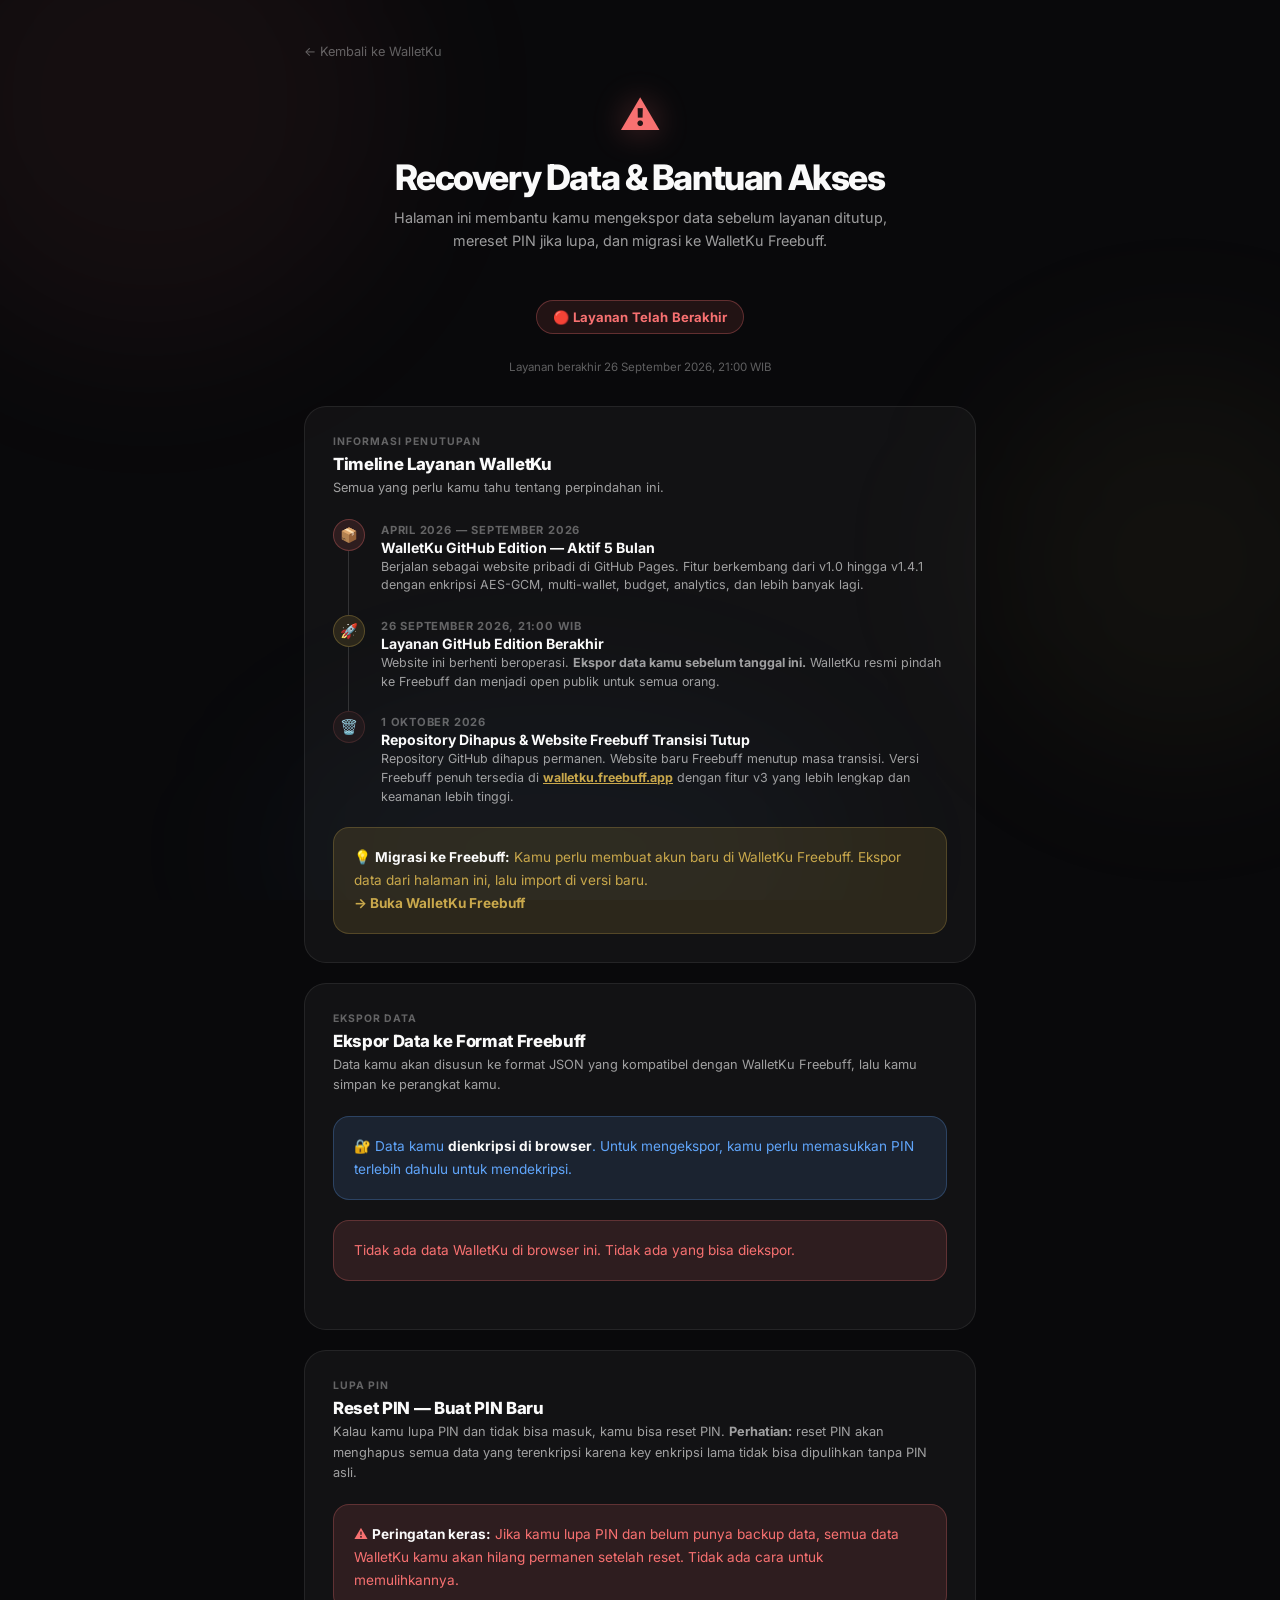
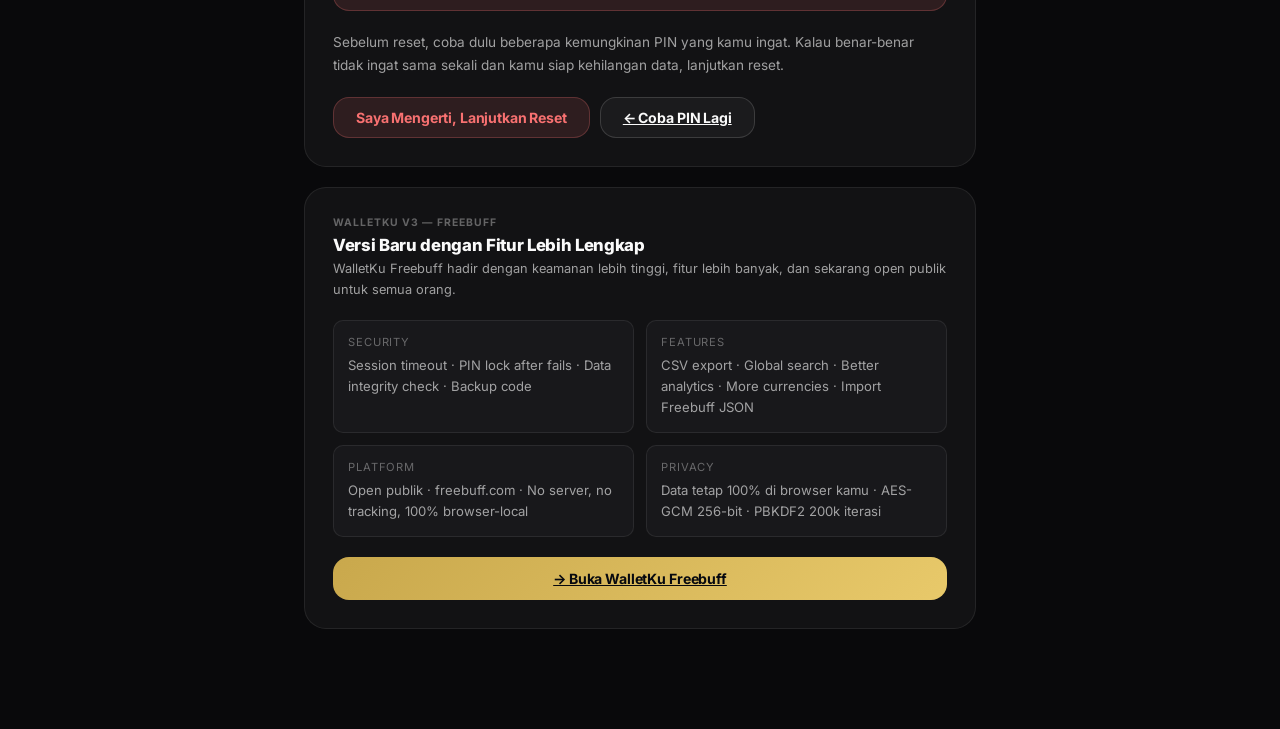
<file: recovery-data.html>
<!DOCTYPE html>
<html lang="id" data-theme="dark">
<head>
  <meta charset="UTF-8"/>
  <meta name="viewport" content="width=device-width, initial-scale=1.0"/>
  <title>Recovery Data — WalletKu</title>
  <link rel="icon" type="image/svg+xml" href="data:image/svg+xml,%3Csvg xmlns='http://www.w3.org/2000/svg' viewBox='0 0 32 32'%3E%3Crect width='32' height='32' rx='8' fill='%23111113'/%3E%3Ctext x='16' y='22' font-size='20' text-anchor='middle' fill='%23f87171' font-family='system-ui%2C sans-serif' font-weight='900'%3E%E2%9A%A0%3C/text%3E%3C/svg%3E"/>
  <link rel="preconnect" href="https://fonts.googleapis.com"/>
  <link rel="preconnect" href="https://fonts.gstatic.com" crossorigin/>
  <link href="https://fonts.googleapis.com/css2?family=Inter:wght@300;400;500;600;700;800;900&display=swap" rel="stylesheet"/>
  <style>
    :root {
      --bg:       #09090b;
      --bg2:      #111113;
      --bg3:      #18181b;
      --glass:    rgba(255,255,255,0.04);
      --glass-h:  rgba(255,255,255,0.08);
      --border:   rgba(255,255,255,0.08);
      --border2:  rgba(255,255,255,0.14);
      --border3:  rgba(255,255,255,0.22);
      --text:     #fafafa;
      --text2:    rgba(255,255,255,0.6);
      --text3:    rgba(255,255,255,0.35);
      --text4:    rgba(255,255,255,0.18);
      --gold:     #c9a84c;
      --gold2:    #e8c96a;
      --gold-dim: rgba(201,168,76,0.14);
      --gold-glow:rgba(201,168,76,0.3);
      --green:    #34d399;
      --green-dim:rgba(52,211,153,0.12);
      --red:      #f87171;
      --red-dim:  rgba(248,113,113,0.12);
      --orange:   #fb923c;
      --blue:     #60a5fa;
      --blue-dim: rgba(96,165,250,0.12);
      --r-sm: 10px; --r-md: 16px; --r-lg: 22px; --r-pill: 999px;
      --ease-spring: cubic-bezier(0.34,1.56,0.64,1);
      --ease-out: cubic-bezier(0.16,1,0.3,1);
    }
    *,*::before,*::after{box-sizing:border-box;margin:0;padding:0}
    html{scroll-behavior:smooth}
    body{
      font-family:'Inter',-apple-system,BlinkMacSystemFont,sans-serif;
      background:var(--bg); color:var(--text);
      min-height:100vh; -webkit-font-smoothing:antialiased;
    }

    /* Aurora */
    .aurora{position:fixed;inset:0;z-index:0;pointer-events:none;overflow:hidden}
    .orb{position:absolute;border-radius:50%;filter:blur(80px);animation:drift 20s ease-in-out infinite alternate}
    .orb-1{width:500px;height:500px;background:rgba(248,113,113,0.05);top:-150px;left:-100px;animation-duration:18s}
    .orb-2{width:400px;height:400px;background:rgba(201,168,76,0.05);top:40%;right:-100px;animation-duration:22s;animation-delay:-5s}
    .orb-3{width:600px;height:300px;background:rgba(96,165,250,0.04);bottom:-100px;left:20%;animation-duration:25s;animation-delay:-10s}
    @keyframes drift{0%{transform:translate(0,0) scale(1)}50%{transform:translate(40px,-30px) scale(1.1)}100%{transform:translate(-20px,40px) scale(.95)}}

    /* Layout */
    .page{position:relative;z-index:1;max-width:720px;margin:0 auto;padding:40px 24px 80px}

    /* Header */
    .page-header{text-align:center;margin-bottom:48px}
    .page-logo{font-size:2.5rem;font-weight:900;color:var(--red);filter:drop-shadow(0 0 16px rgba(248,113,113,0.4));margin-bottom:16px;animation:logoPulse 2.5s ease-in-out infinite}
    @keyframes logoPulse{0%,100%{filter:drop-shadow(0 0 16px rgba(248,113,113,0.4))}50%{filter:drop-shadow(0 0 28px rgba(248,113,113,0.6))}}
    .page-title{font-size:clamp(1.6rem,4vw,2.2rem);font-weight:800;letter-spacing:-.04em;margin-bottom:8px}
    .page-sub{font-size:.9rem;color:var(--text2);line-height:1.6;max-width:500px;margin:0 auto}

    /* Alert box */
    .alert{border-radius:var(--r-md);padding:18px 20px;margin-bottom:20px;border:1px solid;font-size:.85rem;line-height:1.7}
    .alert-red{background:var(--red-dim);border-color:rgba(248,113,113,0.25);color:var(--red)}
    .alert-gold{background:var(--gold-dim);border-color:rgba(201,168,76,0.25);color:var(--gold)}
    .alert-blue{background:var(--blue-dim);border-color:rgba(96,165,250,0.25);color:var(--blue)}
    .alert-green{background:var(--green-dim);border-color:rgba(52,211,153,0.25);color:var(--green)}
    .alert b{font-weight:700;color:var(--text)}
    .alert a{color:inherit;font-weight:700;text-decoration:none}
    .alert a:hover{text-decoration:underline}

    /* Section */
    .section{background:var(--glass);border:1px solid var(--border);border-radius:var(--r-lg);padding:28px;margin-bottom:20px;animation:cardUp .5s var(--ease-out) both}
    @keyframes cardUp{from{opacity:0;transform:translateY(16px)}to{opacity:1;transform:translateY(0)}}
    .section:nth-child(2){animation-delay:.06s}
    .section:nth-child(3){animation-delay:.12s}
    .section:nth-child(4){animation-delay:.18s}
    .section:nth-child(5){animation-delay:.24s}

    .section-eyebrow{font-size:.65rem;font-weight:700;text-transform:uppercase;letter-spacing:.1em;color:var(--text3);margin-bottom:6px}
    .section-title{font-size:1.05rem;font-weight:800;letter-spacing:-.02em;margin-bottom:4px}
    .section-sub{font-size:.8rem;color:var(--text2);line-height:1.6;margin-bottom:20px}

    /* Countdown chip */
    .countdown-chip{display:inline-flex;align-items:center;gap:8px;background:rgba(248,113,113,0.1);border:1px solid rgba(248,113,113,0.25);border-radius:var(--r-pill);padding:8px 16px;font-size:.82rem;font-weight:700;color:var(--red);margin-bottom:20px;font-variant-numeric:tabular-nums}
    .countdown-chip.safe{background:var(--gold-dim);border-color:rgba(201,168,76,0.25);color:var(--gold)}

    /* Steps */
    .steps{display:flex;flex-direction:column;gap:12px;margin-bottom:24px}
    .step{display:flex;align-items:flex-start;gap:14px;padding:14px 16px;background:var(--bg3);border:1px solid var(--border);border-radius:var(--r-sm)}
    .step-num{width:26px;height:26px;border-radius:50%;background:var(--gold-dim);border:1px solid rgba(201,168,76,0.3);color:var(--gold);font-size:.72rem;font-weight:800;display:flex;align-items:center;justify-content:center;flex-shrink:0;margin-top:1px}
    .step-text{font-size:.83rem;color:var(--text2);line-height:1.6}
    .step-text b{color:var(--text);font-weight:600}

    /* Buttons */
    .btn{display:inline-flex;align-items:center;justify-content:center;gap:8px;padding:11px 22px;border-radius:var(--r-md);font-family:'Inter',sans-serif;font-size:.88rem;font-weight:700;border:none;cursor:pointer;transition:all .25s var(--ease-out);letter-spacing:-.01em}
    .btn-primary{background:linear-gradient(135deg,var(--gold),var(--gold2));color:#07090f}
    .btn-primary:hover{transform:translateY(-1px) scale(1.02);box-shadow:0 8px 24px var(--gold-glow)}
    .btn-primary:active{transform:scale(.97)}
    .btn-primary:disabled{opacity:.45;pointer-events:none}
    .btn-ghost{background:var(--glass);border:1px solid var(--border2);color:var(--text)}
    .btn-ghost:hover{background:var(--glass-h);transform:translateY(-1px)}
    .btn-danger{background:var(--red-dim);border:1px solid rgba(248,113,113,0.25);color:var(--red)}
    .btn-danger:hover{background:rgba(248,113,113,0.2);transform:translateY(-1px)}
    .btn-success{background:var(--green-dim);border:1px solid rgba(52,211,153,0.25);color:var(--green)}
    .btn-success:hover{background:rgba(52,211,153,0.2);transform:translateY(-1px)}
    .btn-full{width:100%;padding:13px}
    .btn-row{display:flex;gap:10px;flex-wrap:wrap}

    /* Form */
    .form-group{display:flex;flex-direction:column;gap:6px;margin-bottom:16px}
    .form-label{font-size:.75rem;font-weight:600;color:var(--text2)}
    .form-input{background:rgba(15,22,40,.85);border:1px solid var(--border2);border-radius:var(--r-sm);padding:11px 14px;color:var(--text);font-family:'Inter',sans-serif;font-size:.9rem;transition:all .2s;width:100%;outline:none}
    .form-input:focus{border-color:var(--gold);box-shadow:0 0 0 3px var(--gold-dim)}
    .form-input::placeholder{color:var(--text3)}
    .form-note{font-size:.72rem;color:var(--text3);margin-top:4px;line-height:1.5}

    /* Pin dots */
    .pin-dots-row{display:flex;gap:10px;justify-content:center;margin:16px 0}
    .pin-dot{width:13px;height:13px;border-radius:50%;border:1.5px solid var(--border2);transition:all .2s var(--ease-spring)}
    .pin-dot.filled{background:var(--gold);border-color:var(--gold);box-shadow:0 0 10px var(--gold-glow);transform:scale(1.1)}
    .pin-dot.ok{background:var(--green);border-color:var(--green);box-shadow:0 0 10px rgba(52,211,153,.4)}
    .pin-dot.err{background:var(--red);border-color:var(--red);animation:shake .35s ease}
    @keyframes shake{0%,100%{transform:translateX(0)}25%{transform:translateX(-5px)}75%{transform:translateX(5px)}}

    /* Mini numpad */
    .mini-pad{display:grid;grid-template-columns:repeat(3,64px);gap:8px;justify-content:center;margin:12px 0}
    .mini-key{width:64px;height:64px;border-radius:50%;background:var(--glass);border:1px solid var(--border);color:var(--text);font-family:'Inter',sans-serif;font-size:1.2rem;font-weight:300;cursor:pointer;transition:all .2s var(--ease-spring);display:flex;flex-direction:column;align-items:center;justify-content:center;gap:1px}
    .mini-key small{font-size:.42rem;font-weight:600;letter-spacing:.15em;color:var(--text3)}
    .mini-key:hover{background:var(--glass-h);border-color:var(--border2);transform:scale(1.06)}
    .mini-key:active{transform:scale(.92)}
    .mini-key.del{font-size:1rem}
    .mini-key.empty{background:transparent;border-color:transparent;pointer-events:none}

    /* Status messages */
    .status-msg{font-size:.8rem;min-height:20px;text-align:center;margin-top:4px;transition:all .2s}
    .status-msg.err{color:var(--red)}
    .status-msg.ok{color:var(--green)}
    .status-msg.info{color:var(--text3)}

    /* Export preview */
    .export-preview{background:var(--bg3);border:1px solid var(--border);border-radius:var(--r-md);padding:16px;font-size:.78rem;color:var(--text2);font-family:monospace;max-height:160px;overflow-y:auto;line-height:1.6;word-break:break-all;display:none}
    .export-preview.visible{display:block}

    /* Back link */
    .back-link{display:inline-flex;align-items:center;gap:6px;color:var(--text3);font-size:.8rem;text-decoration:none;margin-bottom:32px;transition:color .15s}
    .back-link:hover{color:var(--text)}

    /* Timeline (shutdown info) */
    .timeline{display:flex;flex-direction:column;gap:0}
    .tl-item{display:flex;gap:16px;align-items:flex-start;padding-bottom:20px;position:relative}
    .tl-item:not(:last-child)::before{content:'';position:absolute;left:15px;top:32px;bottom:0;width:1px;background:var(--border2)}
    .tl-dot{width:32px;height:32px;border-radius:50%;display:flex;align-items:center;justify-content:center;font-size:.9rem;flex-shrink:0;border:1px solid var(--border2)}
    .tl-dot.past{background:var(--red-dim);border-color:rgba(248,113,113,.3)}
    .tl-dot.warn{background:var(--gold-dim);border-color:rgba(201,168,76,.3)}
    .tl-dot.gone{background:rgba(248,113,113,.06);border-color:rgba(248,113,113,.15)}
    .tl-content{flex:1;padding-top:4px}
    .tl-date{font-size:.7rem;font-weight:700;color:var(--text3);text-transform:uppercase;letter-spacing:.07em;margin-bottom:2px}
    .tl-title{font-size:.88rem;font-weight:700;margin-bottom:2px}
    .tl-desc{font-size:.78rem;color:var(--text2);line-height:1.5}

    /* Toast */
    #toastEl{position:fixed;top:24px;left:50%;transform:translateX(-50%) translateY(-80px);z-index:9999;background:rgba(17,17,19,.95);border:1px solid var(--border2);border-radius:var(--r-pill);padding:10px 20px;font-size:.82rem;font-weight:500;color:var(--text);white-space:nowrap;backdrop-filter:blur(20px);box-shadow:0 8px 32px rgba(0,0,0,.5);transition:transform .35s var(--ease-spring),opacity .25s;opacity:0}
    #toastEl.show{transform:translateX(-50%) translateY(0);opacity:1}

    /* Responsive */
    @media(max-width:480px){
      .page{padding:24px 16px 60px}
      .btn-row{flex-direction:column}
      .btn-row .btn{width:100%}
    }
  </style>
</head>
<body>

<div class="aurora" aria-hidden="true">
  <div class="orb orb-1"></div>
  <div class="orb orb-2"></div>
  <div class="orb orb-3"></div>
</div>

<div id="toastEl"></div>

<main class="page">

  <a href="index.html" class="back-link">← Kembali ke WalletKu</a>

  <!-- HEADER -->
  <div class="page-header">
    <div class="page-logo">⚠️</div>
    <h1 class="page-title">Recovery Data & Bantuan Akses</h1>
    <p class="page-sub">Halaman ini membantu kamu mengekspor data sebelum layanan ditutup, mereset PIN jika lupa, dan migrasi ke WalletKu Freebuff.</p>
  </div>

  <!-- COUNTDOWN SHUTDOWN -->
  <div style="text-align:center;margin-bottom:32px">
    <div class="countdown-chip" id="mainCountdown">⏳ Menghitung…</div>
    <div style="font-size:.72rem;color:var(--text3);margin-top:6px">Layanan berakhir 26 September 2026, 21:00 WIB</div>
  </div>

  <!-- SECTION 1 — INFO PENUTUPAN -->
  <div class="section" style="animation-delay:.00s">
    <div class="section-eyebrow">Informasi Penutupan</div>
    <div class="section-title">Timeline Layanan WalletKu</div>
    <div class="section-sub">Semua yang perlu kamu tahu tentang perpindahan ini.</div>

    <div class="timeline">
      <div class="tl-item">
        <div class="tl-dot past">📦</div>
        <div class="tl-content">
          <div class="tl-date">April 2026 — September 2026</div>
          <div class="tl-title">WalletKu GitHub Edition — Aktif 5 Bulan</div>
          <div class="tl-desc">Berjalan sebagai website pribadi di GitHub Pages. Fitur berkembang dari v1.0 hingga v1.4.1 dengan enkripsi AES-GCM, multi-wallet, budget, analytics, dan lebih banyak lagi.</div>
        </div>
      </div>
      <div class="tl-item">
        <div class="tl-dot warn">🚀</div>
        <div class="tl-content">
          <div class="tl-date">26 September 2026, 21:00 WIB</div>
          <div class="tl-title">Layanan GitHub Edition Berakhir</div>
          <div class="tl-desc">Website ini berhenti beroperasi. <b>Ekspor data kamu sebelum tanggal ini.</b> WalletKu resmi pindah ke Freebuff dan menjadi open publik untuk semua orang.</div>
        </div>
      </div>
      <div class="tl-item">
        <div class="tl-dot gone">🗑️</div>
        <div class="tl-content">
          <div class="tl-date">1 Oktober 2026</div>
          <div class="tl-title">Repository Dihapus &amp; Website Freebuff Transisi Tutup</div>
          <div class="tl-desc">Repository GitHub dihapus permanen. Website baru Freebuff menutup masa transisi. Versi Freebuff penuh tersedia di <a href="https://walletku.freebuff.app/" target="_blank" rel="noopener" style="color:var(--gold);font-weight:700">walletku.freebuff.app</a> dengan fitur v3 yang lebih lengkap dan keamanan lebih tinggi.</div>
        </div>
      </div>
    </div>

    <div class="alert alert-gold" style="margin-bottom:0">
      💡 <b>Migrasi ke Freebuff:</b> Kamu perlu membuat akun baru di WalletKu Freebuff. Ekspor data dari halaman ini, lalu import di versi baru.
      <br/><a href="https://walletku.freebuff.app/" target="_blank" rel="noopener">→ Buka WalletKu Freebuff</a>
    </div>
  </div>

  <!-- SECTION 2 — EKSPOR DATA -->
  <div class="section" style="animation-delay:.08s">
    <div class="section-eyebrow">Ekspor Data</div>
    <div class="section-title">Ekspor Data ke Format Freebuff</div>
    <div class="section-sub">Data kamu akan disusun ke format JSON yang kompatibel dengan WalletKu Freebuff, lalu kamu simpan ke perangkat kamu.</div>

    <div class="alert alert-blue" style="margin-bottom:20px">
      🔐 Data kamu <b>dienkripsi di browser</b>. Untuk mengekspor, kamu perlu memasukkan PIN terlebih dahulu untuk mendekripsi.
    </div>

    <!-- PIN unlock untuk ekspor -->
    <div id="exportPinSection">
      <div class="form-label" style="text-align:center;margin-bottom:8px">Masukkan PIN untuk mengakses data</div>
      <div class="pin-dots-row" id="exportDots">
        <div class="pin-dot"></div><div class="pin-dot"></div><div class="pin-dot"></div>
        <div class="pin-dot"></div><div class="pin-dot"></div><div class="pin-dot"></div>
      </div>
      <div class="status-msg info" id="exportPinMsg">6 digit PIN WalletKu kamu</div>
      <div class="mini-pad">
        <button class="mini-key" data-val="1">1</button>
        <button class="mini-key" data-val="2">2<small>ABC</small></button>
        <button class="mini-key" data-val="3">3<small>DEF</small></button>
        <button class="mini-key" data-val="4">4<small>GHI</small></button>
        <button class="mini-key" data-val="5">5<small>JKL</small></button>
        <button class="mini-key" data-val="6">6<small>MNO</small></button>
        <button class="mini-key" data-val="7">7<small>PQRS</small></button>
        <button class="mini-key" data-val="8">8<small>TUV</small></button>
        <button class="mini-key" data-val="9">9<small>WXYZ</small></button>
        <button class="mini-key empty"></button>
        <button class="mini-key" data-val="0">0</button>
        <button class="mini-key del" id="exportPinDel">⌫</button>
      </div>
    </div>

    <!-- Setelah unlock -->
    <div id="exportUnlocked" style="display:none">
      <div class="alert alert-green" style="margin-bottom:20px">✅ Data berhasil didekripsi. Siap untuk diekspor.</div>

      <div class="steps">
        <div class="step"><div class="step-num">1</div><div class="step-text">Klik <b>Ekspor JSON Freebuff</b> — file JSON akan terdownload ke perangkat kamu</div></div>
        <div class="step"><div class="step-num">2</div><div class="step-text">Simpan file tersebut dengan aman — ini berisi semua data keuanganmu (wallets, transaksi, goals, dll)</div></div>
        <div class="step"><div class="step-num">3</div><div class="step-text">Buka <a href="https://walletku.freebuff.app/" target="_blank" rel="noopener" style="color:var(--gold);font-weight:600">walletku.freebuff.app</a> → Buat akun baru → Import file JSON di halaman Settings</div></div>
      </div>

      <div id="exportPreview" class="export-preview"></div>
      <div style="height:12px"></div>

      <div class="btn-row">
        <button class="btn btn-primary btn-full" id="doExportBtn">⬇ Ekspor JSON Freebuff</button>
        <button class="btn btn-ghost" id="previewBtn" style="flex-shrink:0">👁 Preview</button>
      </div>
      <div class="form-note" style="margin-top:12px;text-align:center">
        File JSON ini <b>tidak dienkripsi</b> — simpan di tempat aman dan jangan dibagikan ke orang lain.
      </div>
    </div>
  </div>

  <!-- SECTION 3 — RESET PIN / LUPA PIN -->
  <div class="section" style="animation-delay:.16s">
    <div class="section-eyebrow">Lupa PIN</div>
    <div class="section-title">Reset PIN — Buat PIN Baru</div>
    <div class="section-sub">Kalau kamu lupa PIN dan tidak bisa masuk, kamu bisa reset PIN. <b>Perhatian:</b> reset PIN akan menghapus semua data yang terenkripsi karena key enkripsi lama tidak bisa dipulihkan tanpa PIN asli.</div>

    <div class="alert alert-red" style="margin-bottom:20px">
      ⚠️ <b>Peringatan keras:</b> Jika kamu lupa PIN dan belum punya backup data, semua data WalletKu kamu akan hilang permanen setelah reset. Tidak ada cara untuk memulihkannya.
    </div>

    <div id="resetStep1">
      <p style="font-size:.85rem;color:var(--text2);line-height:1.7;margin-bottom:20px">
        Sebelum reset, coba dulu beberapa kemungkinan PIN yang kamu ingat. Kalau benar-benar tidak ingat sama sekali dan kamu siap kehilangan data, lanjutkan reset.
      </p>
      <div class="btn-row">
        <button class="btn btn-danger" id="confirmResetBtn">Saya Mengerti, Lanjutkan Reset</button>
        <a href="index.html" class="btn btn-ghost">← Coba PIN Lagi</a>
      </div>
    </div>

    <div id="resetStep2" style="display:none">
      <div class="alert alert-red" style="margin-bottom:20px">
        Klik <b>Hapus Semua Data & Reset PIN</b> untuk menghapus semua data terenkripsi dan memulai dari awal dengan PIN baru.
      </div>
      <div class="btn-row" style="margin-bottom:20px">
        <button class="btn btn-danger btn-full" id="doHardResetBtn">🗑 Hapus Semua Data &amp; Reset PIN</button>
      </div>
      <div style="font-size:.75rem;color:var(--text3);text-align:center">Tindakan ini tidak bisa dibatalkan.</div>
    </div>

    <div id="resetStep3" style="display:none">
      <div class="alert alert-green" style="margin-bottom:20px">✅ Data lama dihapus. Sekarang buat PIN baru kamu.</div>

      <div class="form-label" style="text-align:center;margin-bottom:8px">PIN Baru (6 digit)</div>
      <div class="pin-dots-row" id="newPinDots">
        <div class="pin-dot"></div><div class="pin-dot"></div><div class="pin-dot"></div>
        <div class="pin-dot"></div><div class="pin-dot"></div><div class="pin-dot"></div>
      </div>
      <div class="status-msg info" id="newPinMsg">Ketik 6 digit PIN baru kamu</div>
      <div class="mini-pad" id="newPinPad">
        <button class="mini-key npin-key" data-val="1">1</button>
        <button class="mini-key npin-key" data-val="2">2<small>ABC</small></button>
        <button class="mini-key npin-key" data-val="3">3<small>DEF</small></button>
        <button class="mini-key npin-key" data-val="4">4<small>GHI</small></button>
        <button class="mini-key npin-key" data-val="5">5<small>JKL</small></button>
        <button class="mini-key npin-key" data-val="6">6<small>MNO</small></button>
        <button class="mini-key npin-key" data-val="7">7<small>PQRS</small></button>
        <button class="mini-key npin-key" data-val="8">8<small>TUV</small></button>
        <button class="mini-key npin-key" data-val="9">9<small>WXYZ</small></button>
        <button class="mini-key empty"></button>
        <button class="mini-key npin-key" data-val="0">0</button>
        <button class="mini-key del" id="newPinDel">⌫</button>
      </div>
    </div>

    <div id="resetDone" style="display:none">
      <div class="alert alert-green" style="margin-bottom:20px">🎉 PIN baru berhasil dibuat! Kamu sekarang bisa login ke WalletKu.</div>
      <a href="index.html" class="btn btn-primary btn-full">→ Kembali ke WalletKu &amp; Login</a>
    </div>
  </div>

  <!-- SECTION 4 — INFO FREEBUFF -->
  <div class="section" style="animation-delay:.24s">
    <div class="section-eyebrow">WalletKu v3 — Freebuff</div>
    <div class="section-title">Versi Baru dengan Fitur Lebih Lengkap</div>
    <div class="section-sub">WalletKu Freebuff hadir dengan keamanan lebih tinggi, fitur lebih banyak, dan sekarang open publik untuk semua orang.</div>

    <div style="display:grid;grid-template-columns:1fr 1fr;gap:12px;margin-bottom:20px">
      <div style="background:var(--bg3);border:1px solid var(--border);border-radius:var(--r-sm);padding:14px">
        <div style="font-size:.7rem;color:var(--text3);text-transform:uppercase;letter-spacing:.08em;margin-bottom:6px">Security</div>
        <div style="font-size:.82rem;color:var(--text2);line-height:1.6">Session timeout · PIN lock after fails · Data integrity check · Backup code</div>
      </div>
      <div style="background:var(--bg3);border:1px solid var(--border);border-radius:var(--r-sm);padding:14px">
        <div style="font-size:.7rem;color:var(--text3);text-transform:uppercase;letter-spacing:.08em;margin-bottom:6px">Features</div>
        <div style="font-size:.82rem;color:var(--text2);line-height:1.6">CSV export · Global search · Better analytics · More currencies · Import Freebuff JSON</div>
      </div>
      <div style="background:var(--bg3);border:1px solid var(--border);border-radius:var(--r-sm);padding:14px">
        <div style="font-size:.7rem;color:var(--text3);text-transform:uppercase;letter-spacing:.08em;margin-bottom:6px">Platform</div>
        <div style="font-size:.82rem;color:var(--text2);line-height:1.6">Open publik · freebuff.com · No server, no tracking, 100% browser-local</div>
      </div>
      <div style="background:var(--bg3);border:1px solid var(--border);border-radius:var(--r-sm);padding:14px">
        <div style="font-size:.7rem;color:var(--text3);text-transform:uppercase;letter-spacing:.08em;margin-bottom:6px">Privacy</div>
        <div style="font-size:.82rem;color:var(--text2);line-height:1.6">Data tetap 100% di browser kamu · AES-GCM 256-bit · PBKDF2 200k iterasi</div>
      </div>
    </div>

    <a href="https://walletku.freebuff.app/" target="_blank" rel="noopener" class="btn btn-primary btn-full">
      → Buka WalletKu Freebuff
    </a>
  </div>

</main>

<script>
'use strict';

// ── CRYPTO (same as app.js) ──────────────────────
const LS_SALT    = 'wk_salt_v2';
const LS_VERIFY  = 'wk_verify_v2';
const LS_DATA    = 'wk_data_v2';
const LS_USER    = 'wk_username_v2';
const VERIFY_KEY = 'WALLETKU_OK';

const _enc = new TextEncoder(), _dec = new TextDecoder();
const b64   = b => btoa(String.fromCharCode(...new Uint8Array(b)));
const unb64 = s => Uint8Array.from(atob(s), c => c.charCodeAt(0)).buffer;

async function deriveKey(pin, salt) {
  const km = await crypto.subtle.importKey('raw', _enc.encode(pin), 'PBKDF2', false, ['deriveKey']);
  return crypto.subtle.deriveKey({ name:'PBKDF2', salt, iterations:200000, hash:'SHA-256' }, km, { name:'AES-GCM', length:256 }, false, ['encrypt','decrypt']);
}
async function encrypt(key, text) {
  const iv = crypto.getRandomValues(new Uint8Array(12));
  const ct = await crypto.subtle.encrypt({ name:'AES-GCM', iv }, key, _enc.encode(text));
  return b64(iv) + '.' + b64(ct);
}
async function decrypt(key, cipher) {
  const [iv64, ct64] = cipher.split('.');
  const pt = await crypto.subtle.decrypt({ name:'AES-GCM', iv: new Uint8Array(unb64(iv64)) }, key, unb64(ct64));
  return _dec.decode(pt);
}

// ── TOAST ──────────────────────────────────────
function showToast(msg, dur = 3000) {
  const el = document.getElementById('toastEl');
  el.textContent = msg;
  el.classList.add('show');
  setTimeout(() => el.classList.remove('show'), dur);
}

// ── COUNTDOWN ──────────────────────────────────
function initCountdown() {
  const el = document.getElementById('mainCountdown');
  // 26 Sep 2026 21:00 WIB = UTC+7 = 14:00 UTC
  const TARGET = new Date('2026-09-26T14:00:00Z');

  function tick() {
    const diff = TARGET - Date.now();
    if (diff <= 0) {
      el.textContent = '🔴 Layanan Telah Berakhir';
      el.style.background = 'rgba(248,113,113,0.1)';
      el.style.borderColor = 'rgba(248,113,113,0.3)';
      el.style.color = 'var(--red)';
      return;
    }
    const d = Math.floor(diff / 86400000);
    const h = Math.floor((diff % 86400000) / 3600000);
    const m = Math.floor((diff % 3600000) / 60000);
    const s = Math.floor((diff % 60000) / 1000);
    const pad = n => String(n).padStart(2,'0');
    el.textContent = d > 0
      ? `⏳ ${d} hari ${pad(h)}j ${pad(m)}m ${pad(s)}d`
      : `⏳ ${pad(h)}:${pad(m)}:${pad(s)}`;
    if (d < 3) {
      el.style.background = 'rgba(248,113,113,0.1)';
      el.style.borderColor = 'rgba(248,113,113,0.3)';
      el.style.color = 'var(--red)';
    }
  }
  tick();
  setInterval(tick, 1000);
}

// ── MINI NUMPAD HELPER ──────────────────────────
function makePad(keys, delBtn, dotEls, statusEl, onComplete, tone = true) {
  let buf = '';

  function updateDots() {
    dotEls.forEach((d, i) => {
      d.className = 'pin-dot' + (i < buf.length ? ' filled' : '');
    });
  }

  function errorDots() {
    dotEls.forEach(d => d.className = 'pin-dot err');
    setTimeout(() => { buf = ''; updateDots(); if (statusEl) statusEl.textContent = ''; }, 800);
  }

  keys.forEach(btn => btn.addEventListener('click', () => {
    if (buf.length >= 6) return;
    buf += btn.dataset.val;
    updateDots();
    if (buf.length === 6) setTimeout(() => onComplete(buf, errorDots, () => { buf = ''; updateDots(); }), 180);
  }));

  delBtn.addEventListener('click', () => {
    if (buf.length) { buf = buf.slice(0,-1); updateDots(); }
  });

  // keyboard
  function keyHandler(e) {
    if (e.key >= '0' && e.key <= '9') {
      if (buf.length < 6) { buf += e.key; updateDots(); if (buf.length === 6) setTimeout(() => onComplete(buf, errorDots, () => { buf=''; updateDots(); }), 180); }
    } else if (e.key === 'Backspace') {
      if (buf.length) { buf = buf.slice(0,-1); updateDots(); }
    }
  }
  document.addEventListener('keydown', keyHandler);
  return () => document.removeEventListener('keydown', keyHandler);
}

// ── EXPORT SECTION ──────────────────────────────
let exportCryptoKey = null;
let exportState = null;

function initExportPin() {
  const dots    = [...document.querySelectorAll('#exportDots .pin-dot')];
  const keys    = [...document.querySelectorAll('.mini-key[data-val]:not(.npin-key)')];
  const delBtn  = document.getElementById('exportPinDel');
  const statusEl = document.getElementById('exportPinMsg');

  const hasSalt   = !!localStorage.getItem(LS_SALT);
  const hasVerify = !!localStorage.getItem(LS_VERIFY);

  if (!hasSalt || !hasVerify) {
    document.getElementById('exportPinSection').innerHTML =
      '<div class="alert alert-red">Tidak ada data WalletKu di browser ini. Tidak ada yang bisa diekspor.</div>';
    return;
  }

  makePad(keys, delBtn, dots, statusEl, async (pin, onError, onClear) => {
    statusEl.textContent = 'Memverifikasi…';
    statusEl.className = 'status-msg info';
    try {
      const saltBuf = new Uint8Array(unb64(localStorage.getItem(LS_SALT)));
      const key = await deriveKey(pin, saltBuf);
      const pl  = await decrypt(key, localStorage.getItem(LS_VERIFY));
      if (pl !== VERIFY_KEY && pl !== 'WALLETKU_OK') throw new Error();
      exportCryptoKey = key;
      const raw = localStorage.getItem(LS_DATA);
      if (raw) exportState = JSON.parse(await decrypt(key, raw));
      else exportState = { wallets:[], transactions:[], goals:[], wishlist:[], budgets:[], recurring:[], notes:[], settings:{} };
      // Show unlocked UI
      dots.forEach(d => d.className = 'pin-dot ok');
      statusEl.textContent = 'PIN benar ✓';
      statusEl.className = 'status-msg ok';
      setTimeout(() => {
        document.getElementById('exportPinSection').style.display = 'none';
        document.getElementById('exportUnlocked').style.display = 'block';
      }, 600);
    } catch(e) {
      statusEl.textContent = 'PIN salah — coba lagi';
      statusEl.className = 'status-msg err';
      onError();
      setTimeout(() => { statusEl.textContent = '6 digit PIN WalletKu kamu'; statusEl.className = 'status-msg info'; }, 1000);
    }
  });
}

function buildFreebuffJSON(state) {
  // Map data from GitHub WalletKu format to Freebuff-compatible format
  const username = localStorage.getItem(LS_USER) || 'user';
  return {
    version: '3.0.0',
    exportedAt: new Date().toISOString(),
    appName: 'WalletKu',
    platform: 'freebuff',
    sourceVersion: 'github-edition-v1.4.1',
    exportedBy: username,
    data: {
      wallets: (state.wallets || []).map(w => ({
        id: w.id,
        name: w.name || '',
        icon: w.icon || '💰',
        color: w.color || '#c9a84c',
        type: (w.type || 'Other').toLowerCase().replace(/\s+/g,'_'),
        currency: w.currency || state.settings?.currency || 'IDR',
        balance: w.balance || 0,
        createdAt: w.createdAt || new Date().toISOString()
      })),
      transactions: (state.transactions || []).map(t => ({
        id: t.id,
        type: t.type || 'expense',
        walletId: t.walletId || '',
        amount: t.amount || 0,
        category: t.category || 'Lainnya',
        currency: t.currency || state.settings?.currency || 'IDR',
        note: t.note || '',
        tags: Array.isArray(t.tags) ? t.tags : [],
        date: t.date ? t.date.slice(0,10) : new Date().toISOString().slice(0,10),
        createdAt: t.createdAt || new Date().toISOString()
      })),
      goals: (state.goals || []).map(g => ({
        id: g.id,
        name: g.name || '',
        icon: g.icon || '🎯',
        target: g.target || 0,
        amount: g.amount || 0,
        deadline: g.deadline || null,
        note: g.note || '',
        createdAt: g.createdAt || new Date().toISOString()
      })),
      budgets: (state.budgets || []).map(b => ({
        id: b.id,
        category: b.category || '',
        limit: b.limit || 0,
        notified90: b.notified90 || false,
        notifiedOver: b.notifiedOver || false
      })),
      recurring: (state.recurring || []).map(r => ({
        id: r.id,
        name: r.name || '',
        type: r.type || 'expense',
        walletId: r.walletId || '',
        amount: r.amount || 0,
        category: r.category || 'Lainnya',
        currency: state.settings?.currency || 'IDR',
        freq: r.freq || 'monthly',
        startDate: r.startDate || new Date().toISOString().slice(0,10),
        active: r.active !== false,
        lastRun: r.lastRun || null,
        createdAt: r.createdAt || new Date().toISOString()
      })),
      wishlist: (state.wishlist || []).map(w => ({
        id: w.id,
        name: w.name || '',
        icon: w.icon || '✨',
        price: w.price || 0,
        link: w.link || null,
        note: w.note || '',
        purchased: w.purchased || false,
        createdAt: w.createdAt || new Date().toISOString()
      })),
      notes: (state.notes || []).map(n => ({
        id: n.id,
        title: n.title || '',
        content: n.content || '',
        date: n.date ? n.date.slice(0,10) : new Date().toISOString().slice(0,10),
        createdAt: n.createdAt || new Date().toISOString()
      })),
      settings: {
        currency: state.settings?.currency || 'IDR',
        createdAt: state.settings?.createdAt || new Date().toISOString(),
        backupCode: state.settings?.backupCode || null,
        sessionTimeout: state.settings?.sessionTimeout || 0,
        pinLockAfter: state.settings?.pinLockAfter || 5,
        autoLogin: false
      }
    }
  };
}

function initExportActions() {
  document.getElementById('doExportBtn').addEventListener('click', () => {
    if (!exportState) { showToast('Data belum terdekripsi'); return; }
    const payload = buildFreebuffJSON(exportState);
    const json    = JSON.stringify(payload, null, 2);
    const blob    = new Blob([json], { type: 'application/json' });
    const a       = document.createElement('a');
    a.href        = URL.createObjectURL(blob);
    a.download    = `WalletKu_Freebuff_Export_${new Date().toISOString().slice(0,10)}.json`;
    a.click();
    showToast('✅ File JSON berhasil didownload!');
  });

  document.getElementById('previewBtn').addEventListener('click', () => {
    if (!exportState) return;
    const preview = document.getElementById('exportPreview');
    if (preview.classList.contains('visible')) {
      preview.classList.remove('visible');
      document.getElementById('previewBtn').textContent = '👁 Preview';
    } else {
      const payload = buildFreebuffJSON(exportState);
      const summary = {
        wallets: payload.data.wallets.length,
        transactions: payload.data.transactions.length,
        goals: payload.data.goals.length,
        budgets: payload.data.budgets.length,
        recurring: payload.data.recurring.length,
        wishlist: payload.data.wishlist.length,
        notes: payload.data.notes.length,
        exportedAt: payload.exportedAt,
        version: payload.version
      };
      preview.textContent = JSON.stringify(summary, null, 2);
      preview.classList.add('visible');
      document.getElementById('previewBtn').textContent = '✕ Tutup Preview';
    }
  });
}

// ── RESET PIN SECTION ───────────────────────────
let newPinBuf = '', newPinConfirmBuf = '', newPinPhase = 'create';
let removeKeyHandler = null;

function initResetPin() {
  document.getElementById('confirmResetBtn').addEventListener('click', () => {
    document.getElementById('resetStep1').style.display = 'none';
    document.getElementById('resetStep2').style.display = 'block';
  });

  document.getElementById('doHardResetBtn').addEventListener('click', () => {
    // Clear all encrypted data from localStorage
    localStorage.removeItem(LS_SALT);
    localStorage.removeItem(LS_VERIFY);
    localStorage.removeItem(LS_DATA);
    // Keep username
    document.getElementById('resetStep2').style.display = 'none';
    document.getElementById('resetStep3').style.display = 'block';
    initNewPinPad();
  });
}

function initNewPinPad() {
  const dots   = [...document.querySelectorAll('#newPinDots .pin-dot')];
  const keys   = [...document.querySelectorAll('.npin-key')];
  const delBtn = document.getElementById('newPinDel');
  const msgEl  = document.getElementById('newPinMsg');

  function updateDots(buf) {
    dots.forEach((d,i) => d.className = 'pin-dot' + (i < buf.length ? ' filled' : ''));
  }

  async function handlePin(pin, onError, onClear) {
    if (newPinPhase === 'create') {
      newPinConfirmBuf = pin;
      newPinPhase = 'confirm';
      newPinBuf = '';
      updateDots('');
      msgEl.textContent = 'Konfirmasi ulang PIN baru kamu';
      msgEl.className = 'status-msg info';
      onClear();
    } else {
      // Confirm phase
      if (pin !== newPinConfirmBuf) {
        msgEl.textContent = 'PIN tidak cocok — coba lagi dari awal';
        msgEl.className = 'status-msg err';
        onError();
        setTimeout(() => {
          newPinPhase = 'create';
          newPinConfirmBuf = '';
          msgEl.textContent = 'PIN Baru (6 digit)';
          msgEl.className = 'status-msg info';
        }, 1000);
        return;
      }
      // Setup PIN baru
      msgEl.textContent = 'Menyimpan PIN baru…';
      msgEl.className = 'status-msg info';
      try {
        const salt = crypto.getRandomValues(new Uint8Array(32));
        localStorage.setItem(LS_SALT, b64(salt));
        const key  = await deriveKey(pin, salt);
        const iv   = crypto.getRandomValues(new Uint8Array(12));
        const ct   = await crypto.subtle.encrypt({ name:'AES-GCM', iv }, key, _enc.encode(VERIFY_KEY));
        localStorage.setItem(LS_VERIFY, b64(iv) + '.' + b64(ct));
        // Save empty state
        const emptyState = { wallets:[], transactions:[], goals:[], wishlist:[], budgets:[], recurring:[], notes:[], settings:{ currency:'IDR', createdAt: new Date().toISOString() } };
        const stateIv = crypto.getRandomValues(new Uint8Array(12));
        const stateCt = await crypto.subtle.encrypt({ name:'AES-GCM', iv:stateIv }, key, _enc.encode(JSON.stringify(emptyState)));
        localStorage.setItem(LS_DATA, b64(stateIv) + '.' + b64(stateCt));
        dots.forEach(d => d.className = 'pin-dot ok');
        msgEl.textContent = 'PIN baru tersimpan ✓';
        msgEl.className = 'status-msg ok';
        if (removeKeyHandler) removeKeyHandler();
        setTimeout(() => {
          document.getElementById('resetStep3').style.display = 'none';
          document.getElementById('resetDone').style.display = 'block';
        }, 800);
      } catch(e) {
        msgEl.textContent = 'Gagal menyimpan PIN — coba refresh';
        msgEl.className = 'status-msg err';
      }
    }
  }

  removeKeyHandler = makePad(keys, delBtn, dots, msgEl, handlePin);
}

// ── INIT ──────────────────────────────────────
document.addEventListener('DOMContentLoaded', () => {
  initCountdown();
  initExportPin();
  initExportActions();
  initResetPin();
});
</script>
</body>
</html>
</file>
